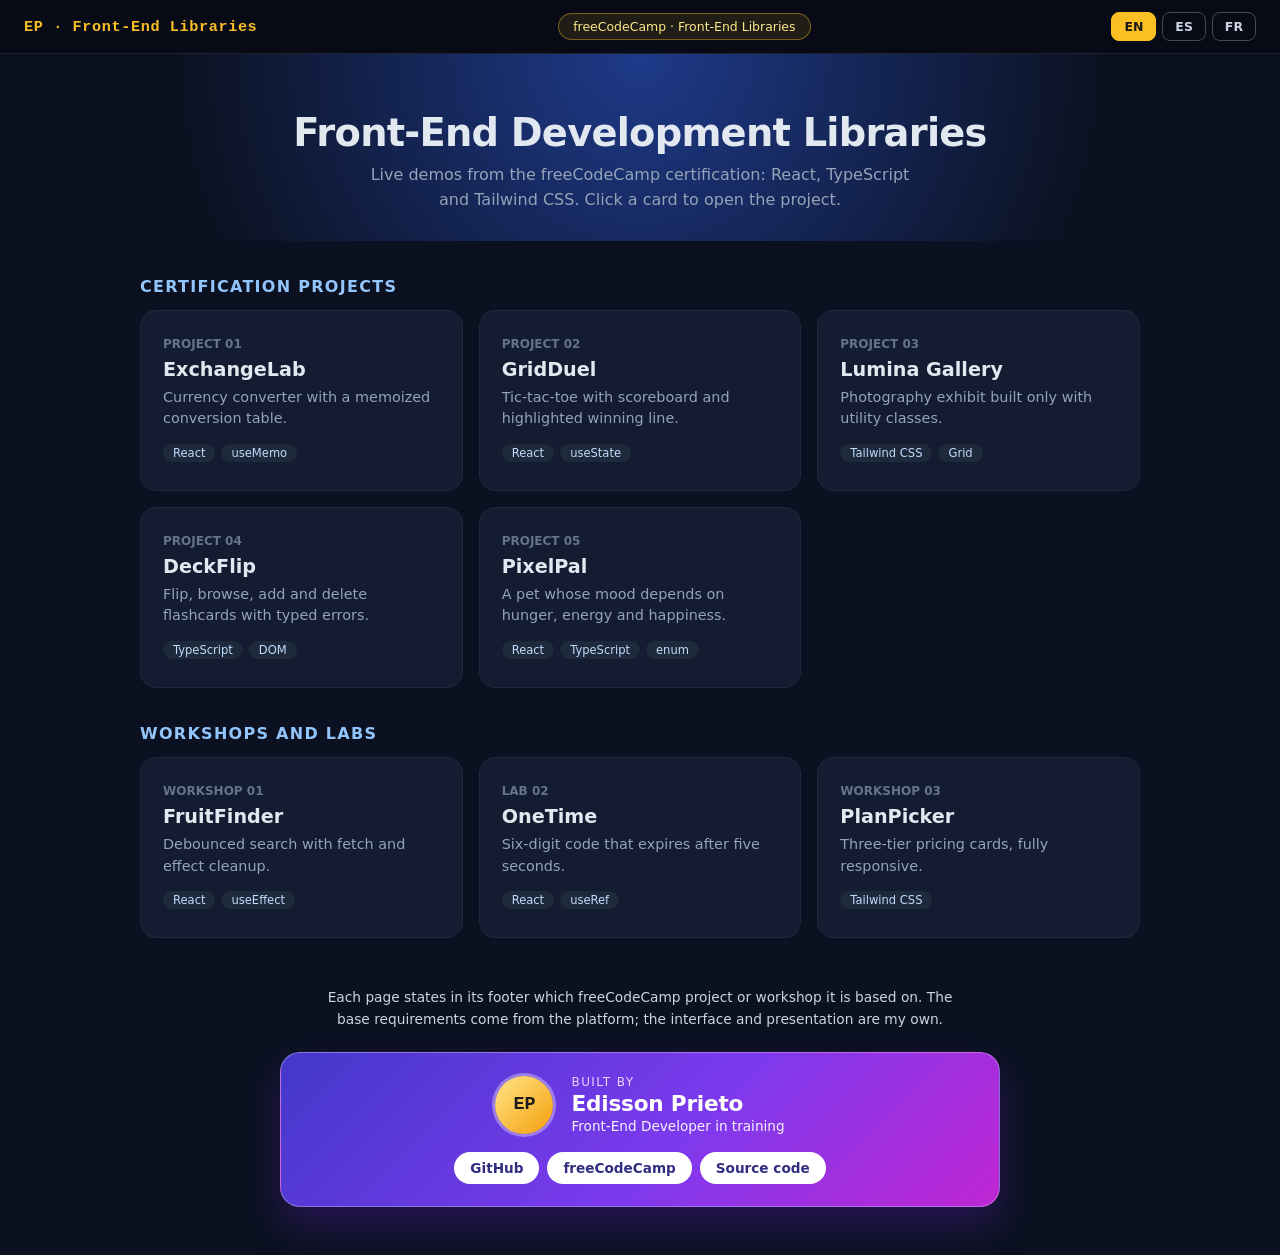
<file: index.html>
<!DOCTYPE html>
<html lang="en">
<head>
  <meta charset="UTF-8" />
  <meta name="viewport" content="width=device-width, initial-scale=1.0" />
  <title>Front-End Development Libraries — Edisson Prieto</title>
  <link rel="stylesheet" href="shared/ep.css" />
  <style>
    * { box-sizing: border-box; }
    body { margin: 0; font-family: "Segoe UI", system-ui, Arial, sans-serif; color: #e2e8f0; background: #0b1120; }
    header.hero { padding: 56px 20px 28px; text-align: center; background: radial-gradient(circle at 50% 0%, #1e3a8a 0%, #0b1120 70%); }
    header.hero h1 { margin: 0 0 8px; font-size: 2.4rem; letter-spacing: -0.02em; }
    header.hero p { margin: 0 auto; max-width: 560px; color: #94a3b8; line-height: 1.55; }
    h2 { max-width: 1040px; margin: 36px auto 14px; padding: 0 20px; font-size: 1rem; text-transform: uppercase; letter-spacing: 0.08em; color: #93c5fd; }
    .grid { max-width: 1040px; margin: 0 auto; padding: 0 20px; display: grid; grid-template-columns: repeat(auto-fill, minmax(280px, 1fr)); gap: 16px; }
    a.card { display: block; padding: 22px; border-radius: 16px; text-decoration: none; color: inherit; background: #131c31; border: 1px solid #1e293b; transition: transform 0.15s, border-color 0.15s; }
    a.card:hover { transform: translateY(-4px); border-color: #3b82f6; }
    .num { font-size: 0.75rem; font-weight: 700; color: #64748b; }
    .card h3 { margin: 6px 0 6px; font-size: 1.2rem; }
    .card p { margin: 0 0 12px; color: #94a3b8; font-size: 0.9rem; line-height: 1.5; }
    .tags span { display: inline-block; margin: 0 6px 6px 0; padding: 2px 10px; border-radius: 999px; font-size: 0.72rem; background: #1e293b; color: #bfdbfe; }
  </style>
</head>
<body>
  <nav class="ep-nav">
    <a class="ep-logo" href="./">EP · Front-End Libraries</a>
    <div class="ep-badge" data-i18n="badge">freeCodeCamp · Front-End Libraries</div>
    <div class="ep-lang">
      <button class="ep-lb" data-lang="en">EN</button>
      <button class="ep-lb" data-lang="es">ES</button>
      <button class="ep-lb" data-lang="fr">FR</button>
    </div>
  </nav>

  <header class="hero">
    <h1 data-i18n="title">Front-End Development Libraries</h1>
    <p data-i18n="hero_sub">Live demos from the freeCodeCamp certification.</p>
  </header>

  <h2 data-i18n="h_projects">Certification projects</h2>
  <div class="grid">
    <a class="card" href="projects/01-currency-converter/"><span class="num"><span data-i18n="project">PROJECT</span> 01</span><h3>ExchangeLab</h3><p data-i18n="p1">Currency converter with a memoized conversion table.</p><div class="tags"><span>React</span><span>useMemo</span></div></a>
    <a class="card" href="projects/02-tic-tac-toe/"><span class="num"><span data-i18n="project">PROJECT</span> 02</span><h3>GridDuel</h3><p data-i18n="p2">Tic-tac-toe with scoreboard and highlighted winning line.</p><div class="tags"><span>React</span><span>useState</span></div></a>
    <a class="card" href="projects/03-photography-exhibit/"><span class="num"><span data-i18n="project">PROJECT</span> 03</span><h3>Lumina Gallery</h3><p data-i18n="p3">Photography exhibit built only with utility classes.</p><div class="tags"><span>Tailwind CSS</span><span>Grid</span></div></a>
    <a class="card" href="projects/04-flashcard-quiz/"><span class="num"><span data-i18n="project">PROJECT</span> 04</span><h3>DeckFlip</h3><p data-i18n="p4">Flip, browse, add and delete flashcards with typed errors.</p><div class="tags"><span>TypeScript</span><span>DOM</span></div></a>
    <a class="card" href="projects/05-digital-pet-game/"><span class="num"><span data-i18n="project">PROJECT</span> 05</span><h3>PixelPal</h3><p data-i18n="p5">A pet whose mood depends on hunger, energy and happiness.</p><div class="tags"><span>React</span><span>TypeScript</span><span>enum</span></div></a>
  </div>

  <h2 data-i18n="h_workshops">Workshops and labs</h2>
  <div class="grid">
    <a class="card" href="workshops/01-fruit-search/"><span class="num"><span data-i18n="workshop">WORKSHOP</span> 01</span><h3>FruitFinder</h3><p data-i18n="w1">Debounced search with fetch and effect cleanup.</p><div class="tags"><span>React</span><span>useEffect</span></div></a>
    <a class="card" href="workshops/02-otp-generator/"><span class="num"><span data-i18n="lab">LAB</span> 02</span><h3>OneTime</h3><p data-i18n="w2">Six-digit code that expires after five seconds.</p><div class="tags"><span>React</span><span>useRef</span></div></a>
    <a class="card" href="workshops/03-pricing-component/"><span class="num"><span data-i18n="workshop">WORKSHOP</span> 03</span><h3>PlanPicker</h3><p data-i18n="w3">Three-tier pricing cards, fully responsive.</p><div class="tags"><span>Tailwind CSS</span></div></a>
  </div>

  <footer class="ep-signature">
    <p class="ep-note" data-i18n="note">Each page states in its footer which freeCodeCamp project or workshop it is based on.</p>
    <div class="ep-card">
      <div class="ep-avatar">EP</div>
      <div class="ep-who">
        <span data-i18n="sig_built">Built by</span>
        <strong>Edisson Prieto</strong>
        <em data-i18n="sig_role">Front-End Developer in training</em>
      </div>
      <div class="ep-links">
        <a href="https://github.com/Eprieto85">GitHub</a>
        <a href="https://www.freecodecamp.org/eprieto">freeCodeCamp</a>
        <a href="https://github.com/Eprieto85/freecodecamp-front-end-libraries" data-i18n="sig_repo">Source code</a>
      </div>
    </div>
  </footer>

  <script src="translations.js"></script>
  <script src="shared/ep.js"></script>
</body>
</html>
</file>
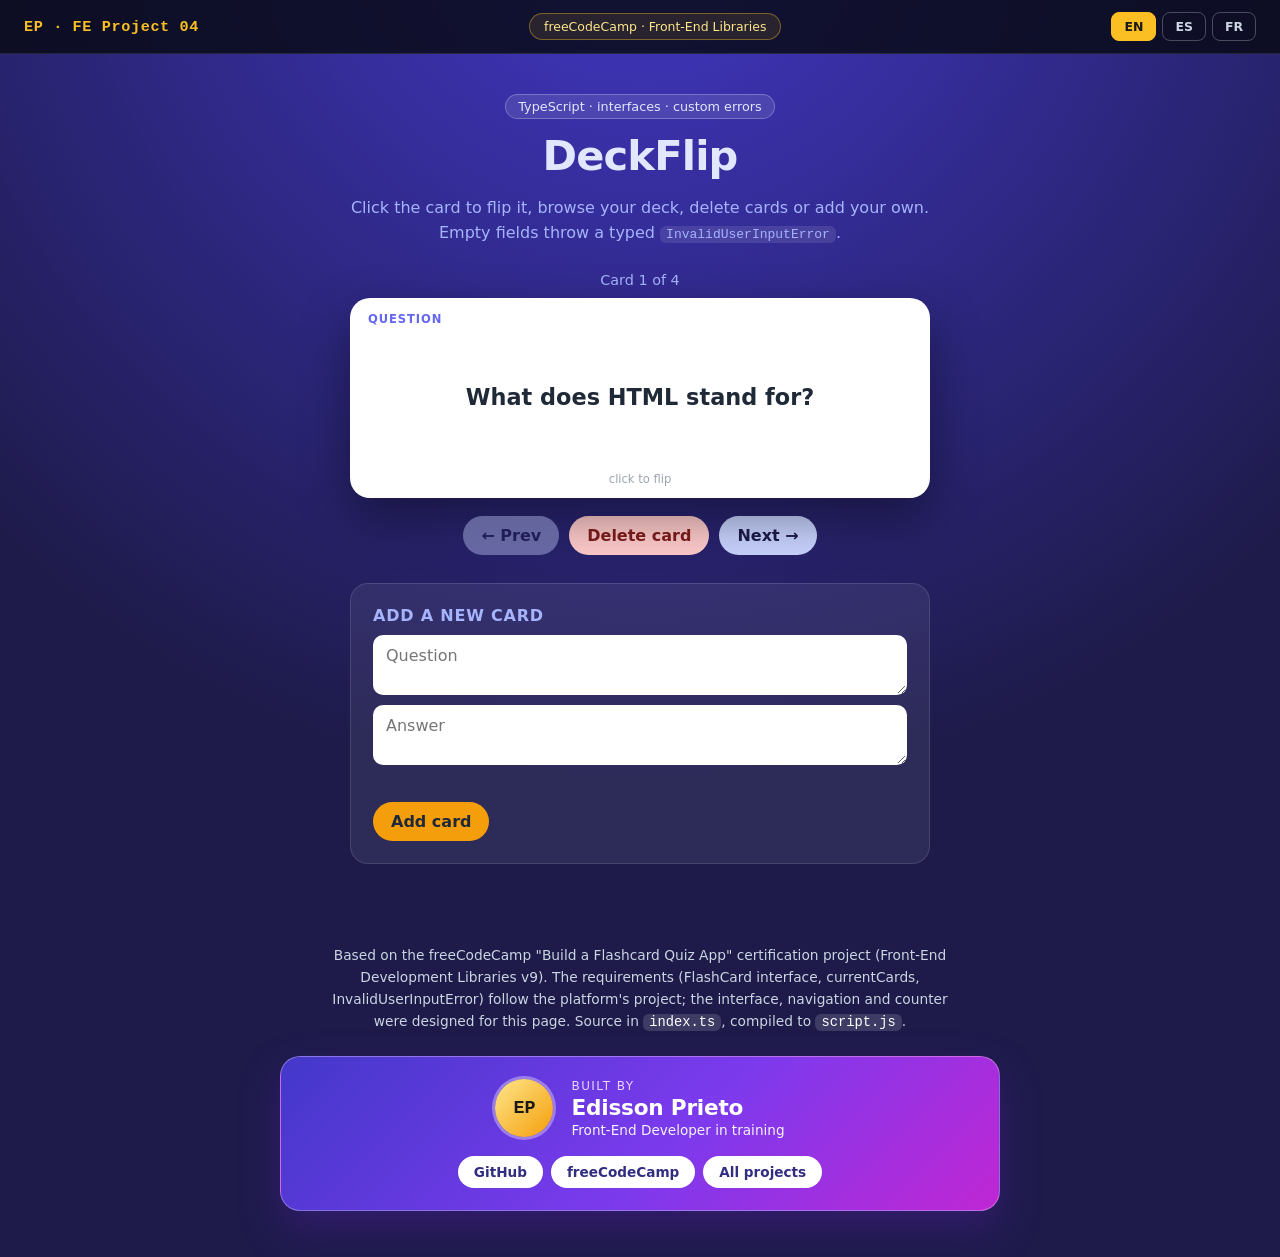
<file: projects/04-flashcard-quiz/index.html>
<!DOCTYPE html>
<html lang="en">
<head>
  <meta charset="UTF-8" />
  <meta name="viewport" content="width=device-width, initial-scale=1.0" />
  <title>DeckFlip — Flashcard Quiz (TypeScript)</title>
  <link rel="stylesheet" href="../../shared/ep.css" />
  <link rel="stylesheet" href="styles.css" />
</head>
<body>
  <nav class="ep-nav">
    <a class="ep-logo" href="../../">EP · FE Project 04</a>
    <div class="ep-badge" data-i18n="badge">freeCodeCamp · Front-End Libraries</div>
    <div class="ep-lang">
      <button class="ep-lb" data-lang="en">EN</button>
      <button class="ep-lb" data-lang="es">ES</button>
      <button class="ep-lb" data-lang="fr">FR</button>
    </div>
  </nav>

  <main class="shell">
    <header class="hero">
      <span class="badge">TypeScript · interfaces · custom errors</span>
      <h1>DeckFlip</h1>
      <p data-i18n="hero_sub">Click the card to flip it.</p>
    </header>

    <section class="deck">
      <p id="counter" class="counter"></p>

      <div id="flashcard" role="button" tabindex="0" aria-label="Flip card">
        <span id="card-side" class="side">Question</span>
        <p id="card-text"></p>
        <span class="hint" data-i18n="hint">click to flip</span>
      </div>

      <div class="controls">
        <button id="prev-btn" type="button" data-i18n="prev">&larr; Prev</button>
        <button id="delete-btn" type="button" class="danger" data-i18n="delete">Delete card</button>
        <button id="next-btn" type="button" data-i18n="next">Next &rarr;</button>
      </div>
    </section>

    <form id="entry-form" class="entry">
      <h2 data-i18n="add_title">Add a new card</h2>
      <textarea id="front-text" data-i18n-placeholder="ph_front" placeholder="Question" rows="2"></textarea>
      <textarea id="back-text" data-i18n-placeholder="ph_back" placeholder="Answer" rows="2"></textarea>
      <p id="form-error" class="error" role="alert"></p>
      <button type="submit" data-i18n="add_btn">Add card</button>
    </form>
  </main>

  <footer class="ep-signature">
    <p class="ep-note" data-i18n="note">Based on the freeCodeCamp "Build a Flashcard Quiz App" certification project (Front-End Development Libraries v9).</p>
    <div class="ep-card">
      <div class="ep-avatar">EP</div>
      <div class="ep-who">
        <span data-i18n="sig_built">Built by</span>
        <strong>Edisson Prieto</strong>
        <em data-i18n="sig_role">Front-End Developer in training</em>
      </div>
      <div class="ep-links">
        <a href="https://github.com/Eprieto85">GitHub</a>
        <a href="https://www.freecodecamp.org/eprieto">freeCodeCamp</a>
        <a href="../../" data-i18n="sig_all">All projects</a>
      </div>
    </div>
  </footer>

  <script src="translations.js"></script>
  <script src="../../shared/ep.js"></script>
  <script src="script.js"></script>
</body>
</html>
</file>
<file: shared/ep.css>
/* Shared signature: top bar with language tabs + author card.
   Used by every page of this repo so the look stays consistent. */

.ep-nav {
  position: sticky;
  top: 0;
  z-index: 50;
  display: flex;
  align-items: center;
  justify-content: space-between;
  gap: 12px;
  padding: 12px 24px;
  background: rgba(8, 10, 20, 0.82);
  backdrop-filter: blur(10px);
  border-bottom: 1px solid rgba(255, 255, 255, 0.1);
  font-family: "Segoe UI", system-ui, Arial, sans-serif;
}

.ep-logo {
  font-family: "JetBrains Mono", Consolas, monospace;
  font-weight: 700;
  font-size: 0.95rem;
  letter-spacing: 0.04em;
  color: #fbbf24;
  text-decoration: none;
  white-space: nowrap;
}

.ep-badge {
  padding: 5px 14px;
  border-radius: 999px;
  font-size: 0.78rem;
  color: #fde68a;
  background: rgba(251, 191, 36, 0.1);
  border: 1px solid rgba(251, 191, 36, 0.4);
  text-align: center;
}

.ep-lang { display: flex; gap: 6px; }
.ep-lb {
  font: inherit;
  font-size: 0.78rem;
  font-weight: 700;
  padding: 6px 12px;
  border-radius: 8px;
  cursor: pointer;
  color: #cbd5e1;
  background: transparent;
  border: 1px solid rgba(255, 255, 255, 0.25);
}
.ep-lb:hover { background: rgba(255, 255, 255, 0.1); }
.ep-lb.active { color: #1c1917; background: #fbbf24; border-color: #fbbf24; }

@media (max-width: 640px) {
  .ep-nav { padding: 10px 14px; flex-wrap: wrap; justify-content: center; }
  .ep-badge { order: 3; width: 100%; }
}

/* ---------- Signature footer ---------- */
.ep-signature {
  max-width: 760px;
  margin: 48px auto 0;
  padding: 0 20px 48px;
  text-align: center;
  font-family: "Segoe UI", system-ui, Arial, sans-serif;
}

.ep-signature .ep-note {
  margin: 0 auto 22px;
  max-width: 640px;
  font-size: 0.86rem;
  line-height: 1.6;
  color: #cbd5e1;
}
.ep-signature .ep-note code { background: rgba(255, 255, 255, 0.14); color: #fff; padding: 1px 6px; border-radius: 6px; }

.ep-card {
  display: flex;
  align-items: center;
  gap: 18px;
  flex-wrap: wrap;
  justify-content: center;
  padding: 22px 26px;
  border-radius: 20px;
  color: #fff;
  background: linear-gradient(135deg, #4338ca 0%, #7c3aed 55%, #c026d3 100%);
  border: 1px solid rgba(255, 255, 255, 0.3);
  box-shadow: 0 18px 40px rgba(76, 29, 149, 0.45);
}

.ep-avatar {
  width: 58px;
  height: 58px;
  border-radius: 50%;
  display: grid;
  place-items: center;
  font-family: "JetBrains Mono", Consolas, monospace;
  font-weight: 800;
  font-size: 1.15rem;
  color: #1c1917;
  background: linear-gradient(135deg, #fde68a, #f59e0b);
  box-shadow: 0 0 0 3px rgba(255, 255, 255, 0.35);
}

.ep-who { display: grid; gap: 2px; text-align: left; }
.ep-who span { font-size: 0.75rem; text-transform: uppercase; letter-spacing: 0.12em; color: #e9d5ff; }
.ep-who strong { font-size: 1.35rem; letter-spacing: -0.01em; }
.ep-who em { font-style: normal; font-size: 0.85rem; color: #f5f3ff; }

.ep-links { display: flex; gap: 8px; flex-wrap: wrap; justify-content: center; }
.ep-links a {
  padding: 8px 16px;
  border-radius: 999px;
  font-size: 0.85rem;
  font-weight: 700;
  text-decoration: none;
  color: #312e81;
  background: #fff;
  transition: transform 0.12s, background 0.12s;
}
.ep-links a:hover { transform: translateY(-2px); background: #fde68a; }

@media (max-width: 560px) {
  .ep-who { text-align: center; }
}
</file>
<file: projects/04-flashcard-quiz/styles.css>
:root {
  --bg: #1e1b4b;
  --accent: #f59e0b;
  --ink: #1f2937;
  --muted: #a5b4fc;
}

* { box-sizing: border-box; }

body {
  margin: 0;
  min-height: 100vh;
  font-family: "Segoe UI", system-ui, Arial, sans-serif;
  color: #e0e7ff;
  background: radial-gradient(circle at 50% -10%, #4338ca 0%, var(--bg) 60%);
}

.shell { max-width: 620px; margin: 0 auto; padding: 40px 20px 32px; }

.hero { text-align: center; margin-bottom: 26px; }
.hero h1 { font-size: 2.6rem; margin: 12px 0 8px; letter-spacing: -0.02em; }
.hero p { color: var(--muted); line-height: 1.55; }
.hero code, .ep-note code { background: rgba(255, 255, 255, 0.1); padding: 1px 6px; border-radius: 6px; }

.badge {
  display: inline-block;
  padding: 4px 12px;
  border-radius: 999px;
  font-size: 0.8rem;
  background: rgba(255, 255, 255, 0.1);
  border: 1px solid rgba(255, 255, 255, 0.25);
}

.deck { text-align: center; }
.counter { color: var(--muted); font-size: 0.9rem; margin: 0 0 10px; }

#flashcard {
  position: relative;
  min-height: 200px;
  padding: 36px 28px;
  border-radius: 20px;
  display: flex;
  align-items: center;
  justify-content: center;
  flex-direction: column;
  text-align: center;
  cursor: pointer;
  color: var(--ink);
  background: #fff;
  box-shadow: 0 20px 50px rgba(0, 0, 0, 0.4);
  transition: background 0.3s, transform 0.2s;
}
#flashcard:hover { transform: translateY(-3px); }
#flashcard.flipped { background: #fef3c7; }

#card-text { margin: 0; font-size: 1.4rem; font-weight: 600; line-height: 1.4; }
.side { position: absolute; top: 14px; left: 18px; font-size: 0.72rem; font-weight: 700; text-transform: uppercase; letter-spacing: 0.08em; color: #6366f1; }
#flashcard.flipped .side { color: #d97706; }
.hint { position: absolute; bottom: 12px; font-size: 0.72rem; color: #9ca3af; }

.controls { display: flex; justify-content: center; gap: 10px; margin: 18px 0 28px; }

button {
  font: inherit;
  font-weight: 600;
  padding: 10px 18px;
  border: none;
  border-radius: 999px;
  cursor: pointer;
  color: #1e1b4b;
  background: #c7d2fe;
}
button:hover:not(:disabled) { filter: brightness(1.08); }
button:disabled { opacity: 0.4; cursor: not-allowed; }
button.danger { background: #fecaca; color: #7f1d1d; }

.entry {
  display: grid;
  gap: 10px;
  padding: 22px;
  border-radius: 18px;
  background: rgba(255, 255, 255, 0.07);
  border: 1px solid rgba(255, 255, 255, 0.12);
}
.entry h2 { margin: 0; font-size: 1rem; color: var(--muted); text-transform: uppercase; letter-spacing: 0.05em; }
textarea {
  font: inherit;
  padding: 10px 12px;
  border-radius: 10px;
  border: 1.5px solid transparent;
  resize: vertical;
}
textarea:focus { outline: none; border-color: var(--accent); }
.entry button[type="submit"] { background: var(--accent); color: #1f2937; justify-self: start; }
.error { margin: 0; min-height: 1.2em; color: #fca5a5; font-size: 0.9rem; }

.ep-footer { margin-top: 28px; text-align: center; color: var(--muted); font-size: 0.8rem; line-height: 1.5; }
.ep-footer a { color: #fde68a; }
.ep-credit { margin-top: 8px; color: #e0e7ff; }
</file>
